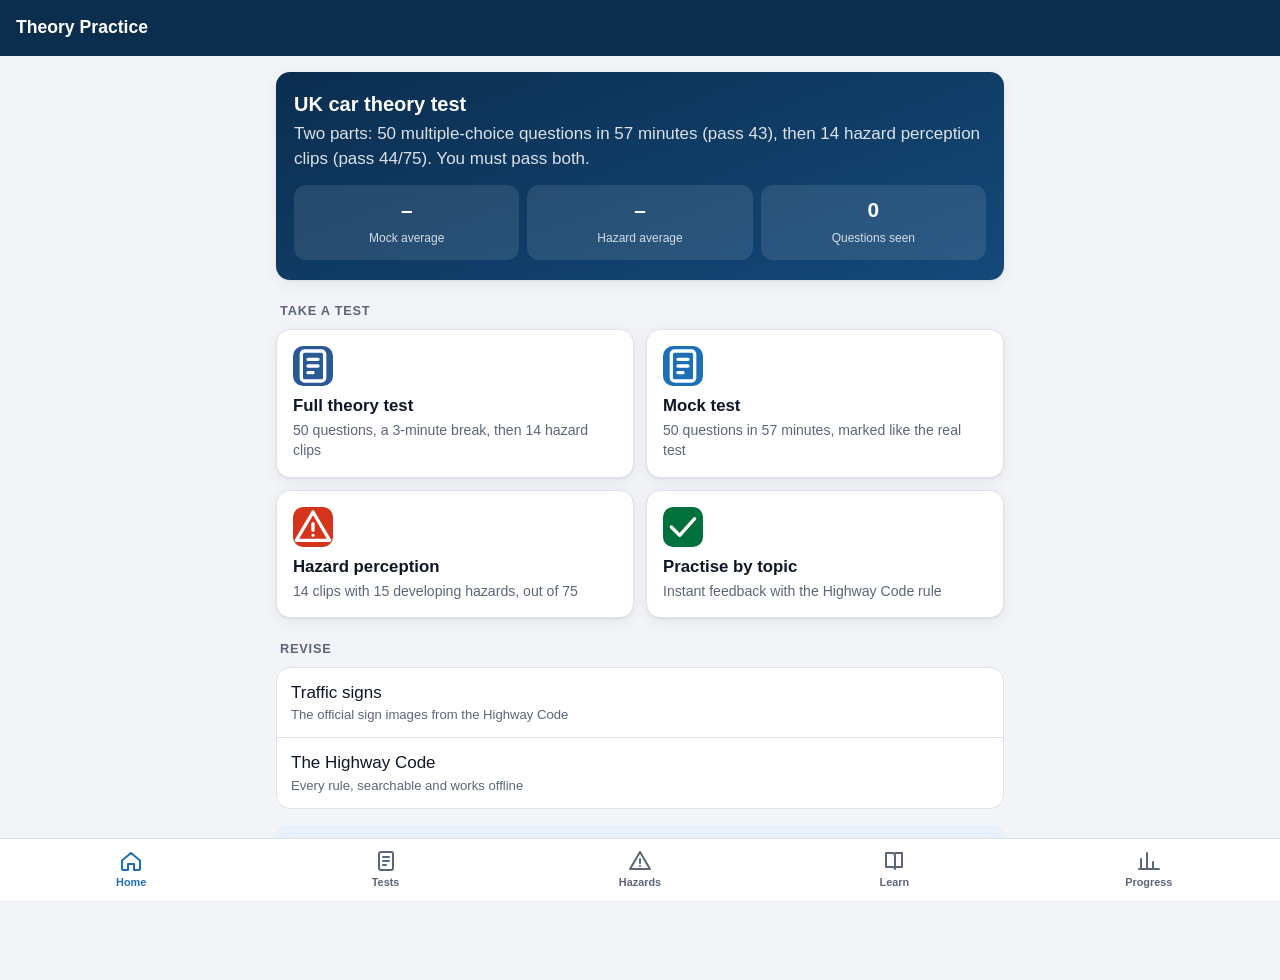
<file: index.html>
<!doctype html>
<html lang="en-GB">
<head>
<meta charset="utf-8">
<meta name="viewport" content="width=device-width, initial-scale=1, viewport-fit=cover, user-scalable=no">
<title>Theory Practice</title>
<meta name="description" content="UK car theory test practice: endless mock tests scored like the real test, and hazard perception practice. Built from The Highway Code and DVSA guidance.">
<meta name="theme-color" content="#0b2e4f">
<meta name="apple-mobile-web-app-capable" content="yes">
<meta name="mobile-web-app-capable" content="yes">
<meta name="apple-mobile-web-app-status-bar-style" content="black-translucent">
<meta name="apple-mobile-web-app-title" content="Theory">
<meta name="format-detection" content="telephone=no">
<link rel="manifest" href="manifest.webmanifest">
<link rel="icon" href="assets/icons/icon-192.png" type="image/png">
<link rel="apple-touch-icon" href="assets/icons/apple-touch-icon.png">
<link rel="stylesheet" href="css/app.css">
</head>
<body>
<div id="app" aria-live="polite">
  <div class="boot">
    <div class="boot-logo">L</div>
    <p>Loading…</p>
  </div>
</div>
<div id="sheet-root"></div>
<script type="module" src="js/main.js"></script>
<noscript>This app needs JavaScript turned on.</noscript>
</body>
</html>
</file>
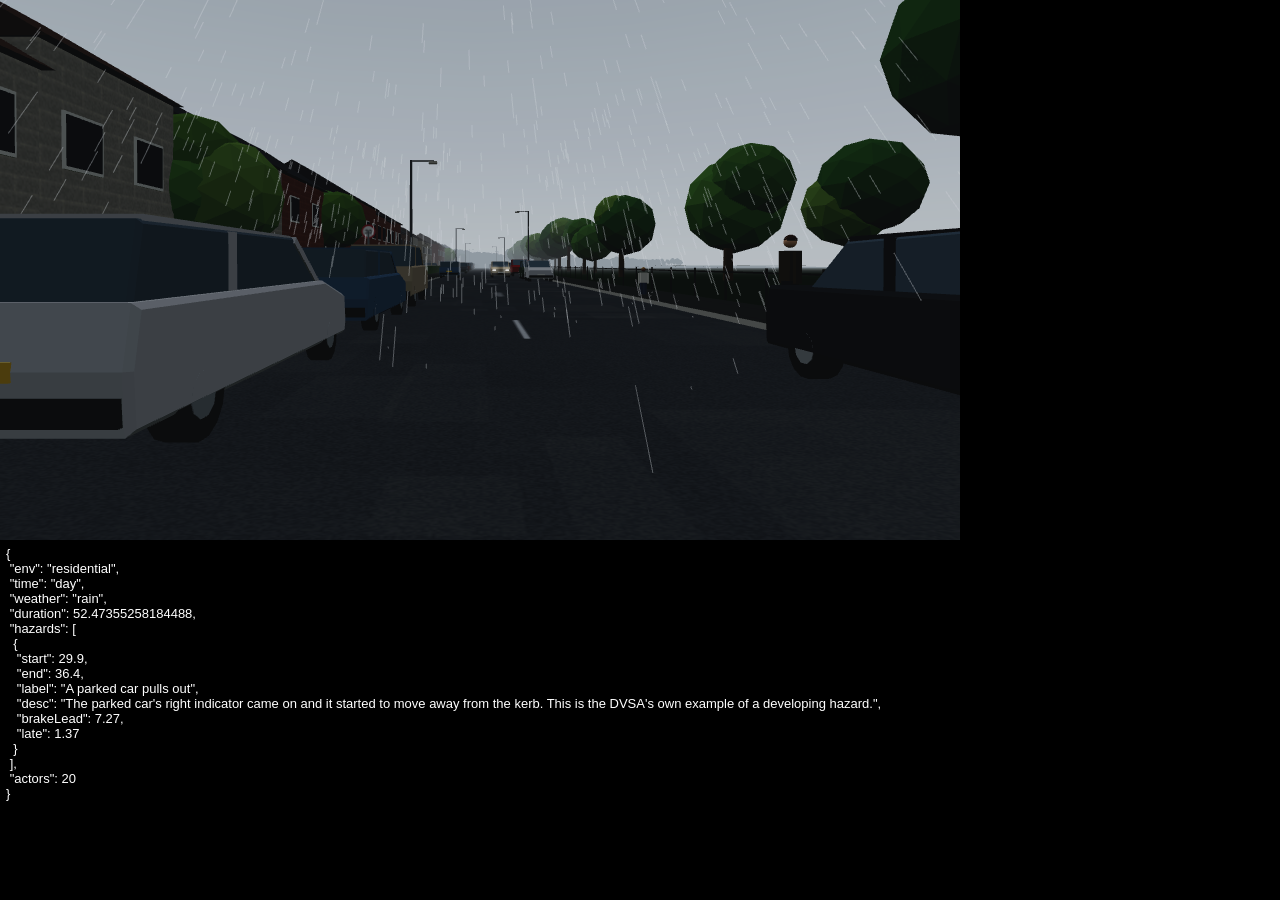
<file: tools/preview.html>
<!doctype html>
<html lang="en-GB">
<head>
<meta charset="utf-8">
<meta name="viewport" content="width=device-width, initial-scale=1">
<base href="../">
<title>Clip preview</title>
<style>
  html, body { margin: 0; background: #000; color: #fff; font: 13px -apple-system, Helvetica, sans-serif; }
  #frame { width: 960px; height: 540px; position: relative; }
  #info { padding: 6px; white-space: pre-wrap; }
</style>
</head>
<body>
<div id="frame"></div>
<div id="info"></div>
<script type="module">
// Developer preview: tools/preview.html?template=zebra&env=town&seed=5&t=20
import { makeClip } from './js/hpt/scenarios.js';
import { ClipPlayer } from './js/hpt/player.js';
const q = new URLSearchParams(location.search);
const seed = +(q.get('seed') || 1);
const clip = makeClip(seed, { template: q.get('template') || undefined, env: q.get('env') || undefined, double: q.has('double'), time: q.get('time') || undefined, weather: q.get('weather') || undefined });
const player = new ClipPlayer(document.getElementById('frame'), { mode: 'review' });
window.clip = clip;
window.player = player;
player.load(clip).then(() => {
  player.seek(+(q.get('t') || 0));
  document.getElementById('info').textContent = JSON.stringify({ env: clip.env, time: clip.time, weather: clip.weather, duration: clip.duration, hazards: clip.hazards, actors: clip.actors.length }, null, 1);
  window.ready = true;
}).catch((e) => { document.getElementById('info').textContent = 'ERROR ' + e.stack; window.ready = true; });
</script>
</body>
</html>
</file>
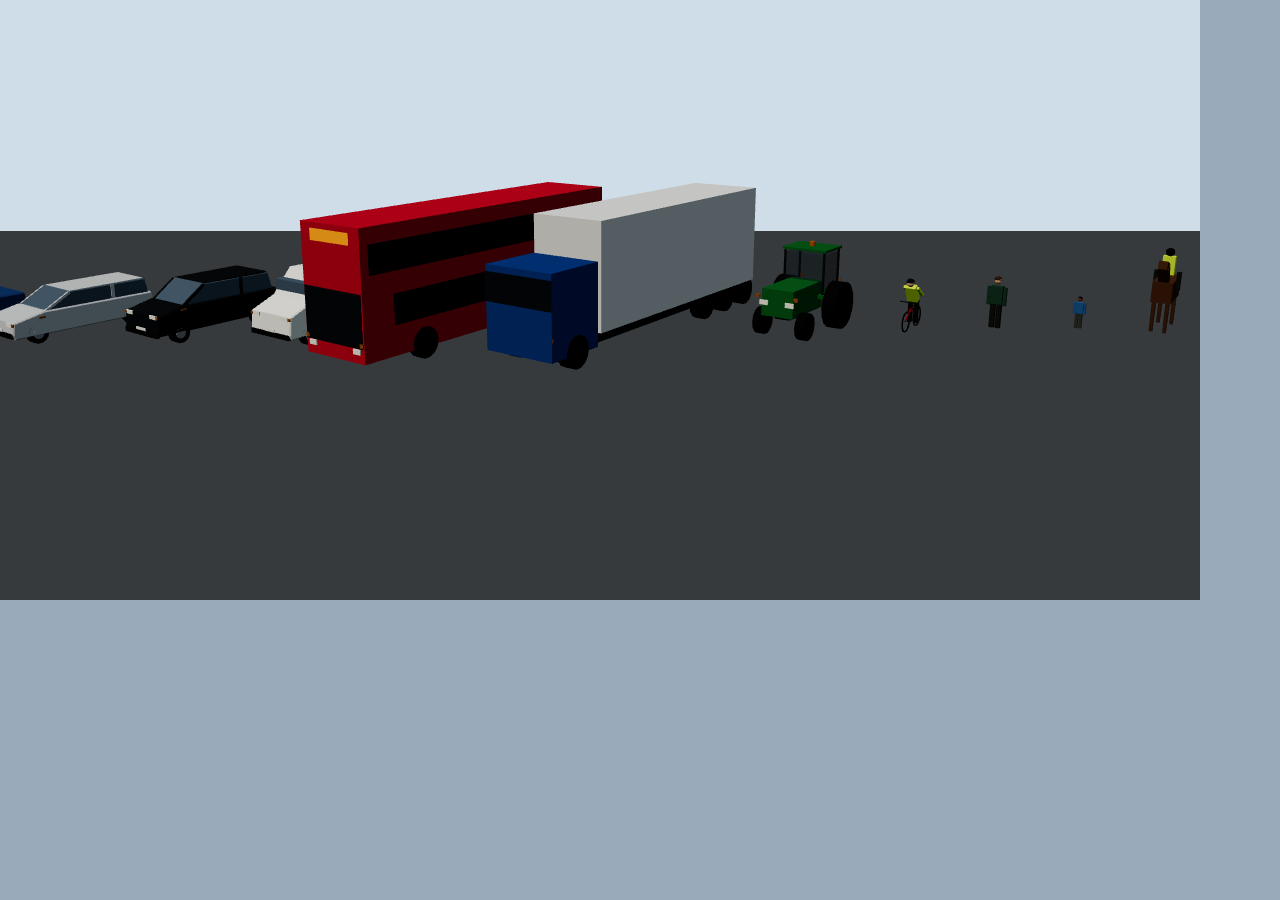
<file: tools/showroom.html>
<!doctype html>
<html lang="en-GB">
<head>
<meta charset="utf-8">
<base href="../">
<title>Model showroom</title>
<style>html,body{margin:0;background:#9ab}</style>
</head>
<body>
<script type="module">
// Developer view of the road-user models: tools/showroom.html
import * as THREE from './vendor/three.module.min.js';
import * as M from './js/hpt/models.js';
const r = new THREE.WebGLRenderer({ antialias: true });
r.setSize(1200, 600);
r.outputColorSpace = THREE.SRGBColorSpace;
r.toneMapping = THREE.ACESFilmicToneMapping;
document.body.appendChild(r.domElement);
const scene = new THREE.Scene();
scene.background = new THREE.Color('#cfdde8');
scene.add(new THREE.HemisphereLight('#dfefff', '#4a5a3a', 0.9));
const sun = new THREE.DirectionalLight('#fff4e0', 1.6); sun.position.set(-5, 10, 6); scene.add(sun);
const ground = new THREE.Mesh(new THREE.PlaneGeometry(80, 40), new THREE.MeshLambertMaterial({ color: '#55585c' }));
ground.rotation.x = -Math.PI / 2; scene.add(ground);
const items = [
  M.makeCar({ color: '#9b1c1c', style: 'hatch' }), M.makeCar({ color: '#2d4b7a', style: 'saloon' }), M.makeCar({ color: '#c9ccd1', style: 'estate' }),
  M.makeCar({ color: '#1c1f24', style: 'suv' }), M.makeCar({ color: '#f2f2f0', style: 'van' }), M.makeBus({ decks: 2 }), M.makeLorry(), M.makeTractor(),
  M.makeCyclist({ rnd: () => 0.3 }), M.makePerson({ rnd: () => 0.2 }), M.makePerson({ child: true, rnd: () => 0.6 }), M.makeHorse({ rnd: () => 0.1 }), M.makeDog({ rnd: () => 0.2 }), M.makeDeer(), M.makeMotorbike({ rnd: () => 0.4 }),
];
let x = -26;
for (const it of items) {
  const len = it.userData.parts && it.userData.parts.length ? it.userData.parts.length : 2;
  it.position.set(x, 0, 0);
  it.rotation.y = Math.PI * 0.8;
  scene.add(it);
  x += Math.max(2.4, Math.min(5.5, len * 0.6 + 1.6));
}
const cam = new THREE.PerspectiveCamera(32, 2, 0.1, 200);
cam.position.set(0, 9, 34); cam.lookAt(0, 1, 0);
r.render(scene, cam);
window.ready = true;
</script>
</body>
</html>
</file>
<file: css/app.css>
/* Theory Practice — mobile-first styles (iOS home-screen web app) */
:root {
  --bg: #f2f4f7;
  --surface: #ffffff;
  --surface-2: #f7f8fa;
  --text: #0e1726;
  --muted: #5b6678;
  --line: #dde2ea;
  --brand: #0b2e4f;
  --brand-2: #1d5fa0;
  --accent: #1d70b8;
  --accent-ink: #ffffff;
  --good: #00703c;
  --good-bg: #e5f4ec;
  --bad: #c3271a;
  --bad-bg: #fbe9e7;
  --warn: #b25e00;
  --warn-bg: #fff3df;
  --flag: #d4351c;
  --focus: #ffdd00;
  --sel: #e8f1fb;
  --sel-line: #1d70b8;
  --shadow: 0 1px 2px rgba(14, 23, 38, .06), 0 4px 16px rgba(14, 23, 38, .06);
  --radius: 14px;
  --safe-top: env(safe-area-inset-top, 0px);
  --safe-bottom: env(safe-area-inset-bottom, 0px);
  --safe-left: env(safe-area-inset-left, 0px);
  --safe-right: env(safe-area-inset-right, 0px);
  color-scheme: light;
}
@media (prefers-color-scheme: dark) {
  :root:not([data-theme="light"]) {
    --bg: #0c1118;
    --surface: #151c26;
    --surface-2: #1b2430;
    --text: #e9eef5;
    --muted: #9aa6b8;
    --line: #2a3544;
    --brand: #0b2e4f;
    --brand-2: #5aa2e6;
    --accent: #3b8ddb;
    --good: #3fbf7f;
    --good-bg: #12301f;
    --bad: #ff7466;
    --bad-bg: #3a1714;
    --warn: #ffb35c;
    --warn-bg: #3a2a12;
    --sel: #17304b;
    --sel-line: #5aa2e6;
    --shadow: 0 1px 2px rgba(0, 0, 0, .4);
    color-scheme: dark;
  }
}
:root[data-theme="dark"] {
  --bg: #0c1118;
  --surface: #151c26;
  --surface-2: #1b2430;
  --text: #e9eef5;
  --muted: #9aa6b8;
  --line: #2a3544;
  --brand: #0b2e4f;
  --brand-2: #5aa2e6;
  --accent: #3b8ddb;
  --good: #3fbf7f;
  --good-bg: #12301f;
  --bad: #ff7466;
  --bad-bg: #3a1714;
  --warn: #ffb35c;
  --warn-bg: #3a2a12;
  --sel: #17304b;
  --sel-line: #5aa2e6;
  --shadow: 0 1px 2px rgba(0, 0, 0, .4);
  color-scheme: dark;
}

* { box-sizing: border-box; -webkit-tap-highlight-color: transparent; }
html, body { margin: 0; padding: 0; height: 100%; }
body {
  font: 17px/1.45 -apple-system, BlinkMacSystemFont, "SF Pro Text", "Segoe UI", Roboto, Helvetica, Arial, sans-serif;
  background: var(--bg);
  color: var(--text);
  -webkit-text-size-adjust: 100%;
  overscroll-behavior-y: none;
}
button, input, select { font: inherit; color: inherit; }
button { cursor: pointer; }
a { color: var(--accent); }
img { max-width: 100%; }
h1, h2, h3 { line-height: 1.2; margin: 0 0 .5em; }
h1 { font-size: 1.6rem; }
h2 { font-size: 1.25rem; }
h3 { font-size: 1.05rem; }
p { margin: 0 0 .8em; }
.muted { color: var(--muted); }
.small { font-size: .85rem; }
.center { text-align: center; }
.hidden { display: none !important; }
.row { display: flex; gap: 10px; align-items: center; }
.row.wrap { flex-wrap: wrap; }
.spacer { flex: 1; }
.stack > * + * { margin-top: 12px; }

#app { min-height: 100%; }
.boot { min-height: 100vh; display: grid; place-content: center; text-align: center; color: var(--muted); }
.boot-logo, .logo-l {
  width: 64px; height: 64px; border-radius: 14px; background: #fff; color: #d4351c;
  border: 3px solid #d4351c; font: 800 40px/58px -apple-system, Helvetica, Arial, sans-serif; margin: 0 auto 12px;
}

/* ---------- App chrome ---------- */
.screen { min-height: 100vh; min-height: 100dvh; display: flex; flex-direction: column; }
.topbar {
  position: sticky; top: 0; z-index: 20;
  padding: calc(var(--safe-top) + 10px) calc(16px + var(--safe-right)) 10px calc(16px + var(--safe-left));
  background: var(--brand); color: #fff;
  display: flex; align-items: center; gap: 10px; min-height: 52px;
}
.topbar h1 { font-size: 1.1rem; margin: 0; font-weight: 650; flex: 1; white-space: nowrap; overflow: hidden; text-overflow: ellipsis; }
.topbar .icon-btn { color: #fff; }
.icon-btn {
  border: 0; background: transparent; padding: 6px 8px; border-radius: 10px; font-size: 1rem; line-height: 1;
  display: inline-flex; align-items: center; gap: 4px; min-height: 36px;
}
.icon-btn:active { background: rgba(255,255,255,.15); }
.content {
  flex: 1; width: 100%; max-width: 760px; margin: 0 auto;
  padding: 16px calc(16px + var(--safe-right)) calc(24px + var(--safe-bottom)) calc(16px + var(--safe-left));
}
.tabbar {
  position: sticky; bottom: 0; z-index: 20; display: grid; grid-template-columns: repeat(5, 1fr);
  background: var(--surface); border-top: 1px solid var(--line);
  padding: 6px calc(4px + var(--safe-right)) calc(6px + var(--safe-bottom)) calc(4px + var(--safe-left));
}
.tabbar a {
  text-decoration: none; color: var(--muted); font-size: .68rem; font-weight: 600;
  display: flex; flex-direction: column; align-items: center; gap: 2px; padding: 4px 0;
}
.tabbar a.active { color: var(--accent); }
.tabbar svg { width: 24px; height: 24px; }

/* ---------- Cards & buttons ---------- */
.card {
  background: var(--surface); border-radius: var(--radius); box-shadow: var(--shadow);
  padding: 16px; border: 1px solid var(--line);
}
.card + .card { margin-top: 12px; }
.card h2 { margin-bottom: .3em; }
.hero {
  background: linear-gradient(160deg, var(--brand) 0%, #14497a 100%); color: #fff; border: 0;
  padding: 20px 18px;
}
.hero p { color: rgba(255,255,255,.85); }
.hero .stat-row { display: grid; grid-template-columns: repeat(3, 1fr); gap: 8px; margin-top: 14px; }
.hero .stat { background: rgba(255,255,255,.1); border-radius: 12px; padding: 10px; text-align: center; }
.hero .stat b { display: block; font-size: 1.3rem; }
.hero .stat span { font-size: .75rem; color: rgba(255,255,255,.8); }
.grid-2 { display: grid; grid-template-columns: 1fr 1fr; gap: 12px; }
@media (max-width: 380px) { .grid-2 { grid-template-columns: 1fr; } }
.tile {
  display: block; text-align: left; text-decoration: none; color: inherit;
  background: var(--surface); border: 1px solid var(--line); border-radius: var(--radius); box-shadow: var(--shadow);
  padding: 16px; width: 100%;
}
.tile:active { transform: scale(.99); }
.tile .tile-ico { width: 40px; height: 40px; border-radius: 10px; display: grid; place-items: center; margin-bottom: 10px; color: #fff; }
.tile h3 { margin: 0 0 4px; }
.tile p { margin: 0; color: var(--muted); font-size: .88rem; }
.section-title { font-size: .8rem; font-weight: 700; letter-spacing: .06em; text-transform: uppercase; color: var(--muted); margin: 22px 4px 8px; }

.btn {
  display: inline-flex; align-items: center; justify-content: center; gap: 8px;
  border: 0; border-radius: 12px; padding: 13px 18px; font-weight: 650; font-size: 1rem;
  background: var(--accent); color: var(--accent-ink); min-height: 48px; text-decoration: none;
  box-shadow: 0 2px 0 rgba(0,0,0,.15);
}
.btn:active { filter: brightness(.92); transform: translateY(1px); }
.btn.block { width: 100%; }
.btn.secondary { background: var(--surface-2); color: var(--text); border: 1px solid var(--line); box-shadow: none; }
.btn.good { background: var(--good); color: #fff; }
.btn.danger { background: var(--bad); color: #fff; }
.btn.ghost { background: transparent; color: var(--accent); box-shadow: none; }
.btn:disabled { opacity: .45; }
.btn-row { display: flex; gap: 10px; flex-wrap: wrap; }
.btn-row > .btn { flex: 1; }

.list { background: var(--surface); border-radius: var(--radius); border: 1px solid var(--line); overflow: hidden; }
.list-row {
  display: flex; align-items: center; gap: 12px; padding: 13px 14px; border-bottom: 1px solid var(--line);
  text-decoration: none; color: inherit; width: 100%; background: transparent; border-left: 0; border-right: 0; border-top: 0; text-align: left;
}
.list-row:last-child { border-bottom: 0; }
.list-row .chev { color: var(--muted); }
.list-row .grow { flex: 1; min-width: 0; }
.list-row .sub { font-size: .82rem; color: var(--muted); }
.pill { display: inline-block; font-size: .75rem; font-weight: 700; padding: 3px 8px; border-radius: 999px; background: var(--surface-2); border: 1px solid var(--line); }
.pill.pass { background: var(--good-bg); color: var(--good); border-color: transparent; }
.pill.fail { background: var(--bad-bg); color: var(--bad); border-color: transparent; }

.bar { height: 8px; border-radius: 99px; background: var(--surface-2); overflow: hidden; border: 1px solid var(--line); }
.bar > i { display: block; height: 100%; background: var(--accent); border-radius: 99px; }
.bar.good > i { background: var(--good); }
.bar.warn > i { background: var(--warn); }
.bar.bad > i { background: var(--bad); }

.toggle-row { display: flex; align-items: center; justify-content: space-between; gap: 12px; padding: 12px 14px; border-bottom: 1px solid var(--line); }
.toggle-row:last-child { border-bottom: 0; }
.switch { position: relative; width: 51px; height: 31px; flex: none; }
.switch input { opacity: 0; width: 0; height: 0; position: absolute; }
.switch span { position: absolute; inset: 0; background: #c7ccd4; border-radius: 99px; transition: .2s; }
.switch span::before { content: ""; position: absolute; width: 27px; height: 27px; left: 2px; top: 2px; background: #fff; border-radius: 50%; transition: .2s; box-shadow: 0 1px 3px rgba(0,0,0,.3); }
.switch input:checked + span { background: var(--good); }
.switch input:checked + span::before { transform: translateX(20px); }

.chips { display: flex; flex-wrap: wrap; gap: 8px; }
.chip {
  border: 1px solid var(--line); background: var(--surface); border-radius: 999px; padding: 8px 12px; font-size: .9rem;
}
.chip[aria-pressed="true"] { background: var(--sel); border-color: var(--sel-line); color: var(--text); font-weight: 600; }
.seg { display: flex; background: var(--surface-2); border: 1px solid var(--line); border-radius: 12px; padding: 3px; gap: 3px; }
.seg button { flex: 1; border: 0; background: transparent; border-radius: 9px; padding: 8px 6px; font-weight: 600; font-size: .9rem; color: var(--muted); }
.seg button[aria-pressed="true"] { background: var(--surface); color: var(--text); box-shadow: var(--shadow); }

/* ---------- Test screen (mirrors the real test layout) ---------- */
.test { background: var(--surface); min-height: 100vh; min-height: 100dvh; display: flex; flex-direction: column; }
.test-head {
  position: sticky; top: 0; z-index: 10; background: var(--brand); color: #fff;
  padding: calc(var(--safe-top) + 8px) calc(14px + var(--safe-right)) 8px calc(14px + var(--safe-left));
  display: flex; align-items: center; gap: 10px; font-weight: 600;
}
.test-head .qnum { flex: 1; font-size: .95rem; }
.test-head .timer { font-variant-numeric: tabular-nums; background: rgba(255,255,255,.12); padding: 4px 10px; border-radius: 8px; font-size: .95rem; }
.test-head .timer.low { background: var(--flag); }
.test-progress { height: 4px; background: rgba(0,0,0,.08); }
.test-progress > i { display: block; height: 100%; background: var(--focus); transition: width .2s; }
.test-body {
  flex: 1; width: 100%; max-width: 760px; margin: 0 auto;
  padding: 18px calc(16px + var(--safe-right)) 120px calc(16px + var(--safe-left));
}
.q-topic { font-size: .78rem; font-weight: 700; color: var(--muted); text-transform: uppercase; letter-spacing: .05em; margin-bottom: 6px; }
.q-text { font-size: 1.18rem; font-weight: 600; margin-bottom: 14px; }
.q-img { display: flex; justify-content: center; margin: 4px 0 16px; }
.q-img img { max-height: 190px; width: auto; background: #fff; border-radius: 8px; padding: 6px; border: 1px solid var(--line); }
.q-instr { font-size: .9rem; color: var(--muted); margin-bottom: 10px; font-weight: 600; }
.answers { display: grid; gap: 10px; }
.answers.images { grid-template-columns: 1fr 1fr; }
.answer {
  display: flex; align-items: center; gap: 12px; text-align: left; width: 100%;
  border: 2px solid var(--line); background: var(--surface); border-radius: 12px; padding: 14px 14px; min-height: 58px;
  font-size: 1.02rem;
}
.answer .key {
  flex: none; width: 30px; height: 30px; border-radius: 8px; border: 2px solid var(--line); display: grid; place-items: center;
  font-weight: 700; font-size: .9rem; color: var(--muted);
}
.answer.selected { border-color: var(--sel-line); background: var(--sel); }
.answer.selected .key { background: var(--sel-line); border-color: var(--sel-line); color: #fff; }
.answer.correct { border-color: var(--good); background: var(--good-bg); }
.answer.correct .key { background: var(--good); border-color: var(--good); color: #fff; }
.answer.wrong { border-color: var(--bad); background: var(--bad-bg); }
.answer.wrong .key { background: var(--bad); border-color: var(--bad); color: #fff; }
.answer.img-ans { flex-direction: column; justify-content: center; padding: 10px; }
.answer.img-ans img { height: 110px; width: auto; object-fit: contain; background: #fff; border-radius: 6px; }
.answer:disabled { cursor: default; color: inherit; opacity: 1; }
.feedback { margin-top: 16px; border-radius: 12px; padding: 14px; border: 1px solid var(--line); background: var(--surface-2); }
.feedback.good { background: var(--good-bg); border-color: transparent; }
.feedback.bad { background: var(--bad-bg); border-color: transparent; }
.feedback h3 { margin-bottom: 6px; }
.refs { display: flex; flex-wrap: wrap; gap: 6px; margin-top: 8px; }
.ref-link { font-size: .82rem; font-weight: 650; border: 1px solid var(--line); border-radius: 999px; padding: 5px 10px; background: var(--surface); color: var(--accent); }
.test-foot {
  position: fixed; left: 0; right: 0; bottom: 0; z-index: 10;
  background: var(--surface); border-top: 1px solid var(--line);
  padding: 10px calc(12px + var(--safe-right)) calc(10px + var(--safe-bottom)) calc(12px + var(--safe-left));
  display: grid; grid-template-columns: repeat(4, 1fr); gap: 8px;
}
.test-foot .btn { padding: 10px 6px; font-size: .95rem; min-height: 46px; }
.test-foot .btn.flagged { background: var(--flag); color: #fff; border-color: var(--flag); }
.flag-ico { width: 16px; height: 16px; }

.review-grid { display: grid; grid-template-columns: repeat(auto-fill, minmax(48px, 1fr)); gap: 8px; margin: 14px 0; }
.review-grid button {
  position: relative; aspect-ratio: 1; border-radius: 10px; border: 2px solid var(--line); background: var(--surface); font-weight: 700;
}
.review-grid button.answered { background: var(--sel); border-color: var(--sel-line); }
.review-grid button.flagged::after { content: ""; position: absolute; top: 3px; right: 3px; width: 9px; height: 9px; border-radius: 50%; background: var(--flag); }
.review-grid button.correct { background: var(--good-bg); border-color: var(--good); }
.review-grid button.wrong { background: var(--bad-bg); border-color: var(--bad); }
.legend { display: flex; gap: 14px; flex-wrap: wrap; font-size: .82rem; color: var(--muted); }
.legend i { display: inline-block; width: 12px; height: 12px; border-radius: 3px; vertical-align: -1px; margin-right: 4px; border: 2px solid var(--line); }
.legend i.answered { background: var(--sel); border-color: var(--sel-line); }
.legend i.flagged { background: var(--flag); border-color: var(--flag); border-radius: 50%; }

/* Video case study */
.vid-wrap { position: relative; background: #000; border-radius: 12px; overflow: hidden; aspect-ratio: 16 / 9; margin-bottom: 14px; }
.vid-wrap canvas { width: 100%; height: 100%; display: block; }
.vid-wrap .vid-overlay { position: absolute; inset: 0; display: grid; place-items: center; background: rgba(0,0,0,.35); color: #fff; }
.vid-wrap .vid-overlay .btn { background: rgba(255,255,255,.95); color: #0e1726; }
.vid-bar { position: absolute; left: 0; right: 0; bottom: 0; height: 4px; background: rgba(255,255,255,.2); }
.vid-bar i { display: block; height: 100%; background: #fff; }

/* ---------- Results ---------- */
.result-hero { text-align: center; padding: 26px 16px; }
.result-hero .big { font-size: 3rem; font-weight: 800; line-height: 1; margin: 6px 0; font-variant-numeric: tabular-nums; }
.result-hero .verdict { display: inline-block; font-weight: 800; letter-spacing: .08em; padding: 6px 14px; border-radius: 999px; margin-top: 6px; }
.result-hero .verdict.pass { background: var(--good); color: #fff; }
.result-hero .verdict.fail { background: var(--bad); color: #fff; }
.topic-row { padding: 10px 0; border-bottom: 1px solid var(--line); }
.topic-row:last-child { border-bottom: 0; }
.topic-row .row { justify-content: space-between; margin-bottom: 6px; font-size: .95rem; }
.rev-item { padding: 14px 0; border-bottom: 1px solid var(--line); }
.rev-item:last-child { border-bottom: 0; }
.rev-item .ans-line { font-size: .92rem; margin-top: 4px; }
.rev-item .ans-line.good { color: var(--good); }
.rev-item .ans-line.bad { color: var(--bad); }

/* ---------- Sheet (modal) ---------- */
.sheet-backdrop { position: fixed; inset: 0; background: rgba(0,0,0,.45); z-index: 100; display: flex; align-items: flex-end; justify-content: center; animation: fade .15s; }
.sheet {
  background: var(--surface); width: 100%; max-width: 760px; max-height: 88vh; border-radius: 18px 18px 0 0; display: flex; flex-direction: column;
  padding-bottom: var(--safe-bottom); animation: up .2s ease-out;
}
.sheet-head { display: flex; align-items: center; gap: 8px; padding: 14px 16px; border-bottom: 1px solid var(--line); }
.sheet-head h2 { flex: 1; margin: 0; font-size: 1.05rem; }
.sheet-body { overflow: auto; padding: 16px; -webkit-overflow-scrolling: touch; }
@keyframes up { from { transform: translateY(40px); opacity: .4; } to { transform: none; opacity: 1; } }
@keyframes fade { from { opacity: 0; } to { opacity: 1; } }
.dialog { background: var(--surface); border-radius: 16px; margin: auto 16px; max-width: 420px; width: 100%; padding: 20px; animation: up .2s; }
.dialog-backdrop { align-items: center; }

/* ---------- Highway Code reader ---------- */
.hc-content { font-size: 1rem; }
.hc-content h2 { margin-top: 1.4em; font-size: 1.2rem; }
.hc-content h3 { margin-top: 1.2em; font-size: 1rem; color: var(--brand-2); scroll-margin-top: 80px; }
.hc-content img { display: block; margin: 10px auto 4px; background: #fff; border-radius: 6px; max-height: 260px; width: auto; }
.hc-content figcaption { text-align: center; font-size: .85rem; color: var(--muted); margin-bottom: 12px; }
.hc-content table { border-collapse: collapse; width: 100%; font-size: .85rem; display: block; overflow-x: auto; }
.hc-content td, .hc-content th { border: 1px solid var(--line); padding: 6px; vertical-align: top; }
.hc-content .call-to-action, .hc-content .form-download { font-size: .85rem; }
.hc-content .rule-hl { background: var(--warn-bg); border-radius: 8px; outline: 6px solid var(--warn-bg); }
.search { position: relative; }
.search input {
  width: 100%; border: 1px solid var(--line); background: var(--surface); border-radius: 12px; padding: 12px 14px 12px 40px; font-size: 1rem;
}
.search svg { position: absolute; left: 12px; top: 50%; transform: translateY(-50%); width: 18px; height: 18px; color: var(--muted); }
.sign-grid { display: grid; grid-template-columns: repeat(auto-fill, minmax(100px, 1fr)); gap: 10px; }
.sign-card { background: var(--surface); border: 1px solid var(--line); border-radius: 12px; padding: 8px; text-align: center; font-size: .75rem; }
.sign-card img { height: 72px; width: auto; object-fit: contain; display: block; margin: 0 auto 6px; background: #fff; border-radius: 4px; }
mark { background: var(--focus); color: #000; border-radius: 3px; padding: 0 2px; }

/* ---------- Hazard perception player ---------- */
.hpt {
  position: fixed; inset: 0; z-index: 50; background: #000; color: #fff; display: flex; flex-direction: column;
  padding: var(--safe-top) var(--safe-right) var(--safe-bottom) var(--safe-left);
  user-select: none; -webkit-user-select: none; touch-action: manipulation;
}
.hpt-stage { position: relative; flex: 1; display: flex; align-items: center; justify-content: center; overflow: hidden; }
.hpt-frame { position: relative; aspect-ratio: 16 / 9; width: 100%; max-height: 100%; max-width: calc((100vh - var(--safe-top) - var(--safe-bottom) - 44px) * 16 / 9); background: #000; }
@supports (height: 100dvh) {
  .hpt-frame { max-width: calc((100dvh - var(--safe-top) - var(--safe-bottom) - 44px) * 16 / 9); }
}
.hpt-frame canvas { width: 100%; height: 100%; display: block; }
.hpt-flags { height: 44px; display: flex; align-items: center; position: relative; background: #111; border-top: 1px solid #222; }
.hpt-flags .flag { position: absolute; bottom: 8px; width: 18px; height: 26px; transform: translateX(-3px); }
.hpt-flags .track { position: absolute; left: 12px; right: 12px; top: 0; bottom: 0; }
.hpt-flags .windows { position: absolute; left: 12px; right: 12px; top: 6px; height: 8px; }
.hpt-flags .windows i { position: absolute; top: 0; height: 8px; }
.hpt-flags .playhead { position: absolute; top: 0; bottom: 0; width: 2px; background: #fff; opacity: .7; }
.hpt-hud { position: absolute; top: 8px; left: 10px; right: 10px; display: flex; justify-content: space-between; pointer-events: none; font-size: .8rem; text-shadow: 0 1px 2px #000; opacity: .9; }
.hpt-overlay {
  position: absolute; inset: 0; display: flex; flex-direction: column; align-items: center; justify-content: center; text-align: center;
  background: rgba(0,0,0,.72); padding: 20px; gap: 10px; z-index: 5;
}
.hpt-overlay h2 { font-size: 1.4rem; margin: 0; }
.hpt-overlay .count { font-size: 3.4rem; font-weight: 800; font-variant-numeric: tabular-nums; }
.hpt-overlay .btn { min-width: 160px; }
.hpt-overlay p { max-width: 520px; color: #d7dde6; margin: 0; }
.hpt-close { position: absolute; top: calc(var(--safe-top) + 6px); right: calc(var(--safe-right) + 8px); z-index: 8; background: rgba(0,0,0,.45); color: #fff; border: 0; border-radius: 99px; padding: 6px 12px; font-size: .85rem; }
.hpt-rotate { display: none; }
@media (orientation: portrait) and (max-width: 700px) {
  .hpt-rotate { display: block; position: absolute; left: 0; right: 0; top: calc(var(--safe-top) + 46px); text-align: center; font-size: .85rem; color: #c9d1dc; padding: 0 16px; pointer-events: none; }
}
.click-pulse { position: absolute; width: 56px; height: 56px; margin: -28px 0 0 -28px; border-radius: 50%; border: 3px solid rgba(255,80,60,.9); pointer-events: none; animation: pulse .5s ease-out forwards; }
@keyframes pulse { from { transform: scale(.4); opacity: 1; } to { transform: scale(1.4); opacity: 0; } }

.timeline { position: relative; height: 54px; background: var(--surface-2); border-radius: 10px; border: 1px solid var(--line); margin: 10px 0; overflow: hidden; }
.timeline .win { position: absolute; top: 0; bottom: 18px; }
.timeline .flagmark { position: absolute; bottom: 0; width: 3px; height: 34px; background: var(--flag); border-radius: 2px; }
.timeline .flagmark::after { content: ""; position: absolute; top: 0; left: 3px; width: 9px; height: 7px; background: var(--flag); clip-path: polygon(0 0, 100% 50%, 0 100%); }
.timeline .axis { position: absolute; left: 0; right: 0; bottom: 0; height: 18px; font-size: .68rem; color: var(--muted); }
.timeline .axis span { position: absolute; transform: translateX(-50%); bottom: 2px; }
.score-bands { display: flex; gap: 4px; font-size: .72rem; flex-wrap: wrap; }
.score-bands span { padding: 2px 6px; border-radius: 4px; color: #fff; font-weight: 700; }
.clip-row { display: flex; align-items: center; gap: 12px; padding: 12px 14px; border-bottom: 1px solid var(--line); }
.clip-row:last-child { border-bottom: 0; }
.clip-score { width: 44px; height: 44px; border-radius: 10px; display: grid; place-items: center; font-weight: 800; font-size: 1.1rem; background: var(--surface-2); border: 1px solid var(--line); flex: none; }
.clip-score.s5, .clip-score.s4 { background: var(--good-bg); color: var(--good); border-color: transparent; }
.clip-score.s3, .clip-score.s2 { background: var(--warn-bg); color: var(--warn); border-color: transparent; }
.clip-score.s1, .clip-score.s0 { background: var(--bad-bg); color: var(--bad); border-color: transparent; }

.notice { border-radius: 12px; padding: 12px 14px; background: var(--warn-bg); color: var(--text); font-size: .92rem; border: 1px solid transparent; }
.notice.info { background: var(--sel); }
.kbd { font-family: ui-monospace, Menlo, monospace; font-size: .85em; background: var(--surface-2); border: 1px solid var(--line); border-radius: 5px; padding: 0 5px; }
</file>
